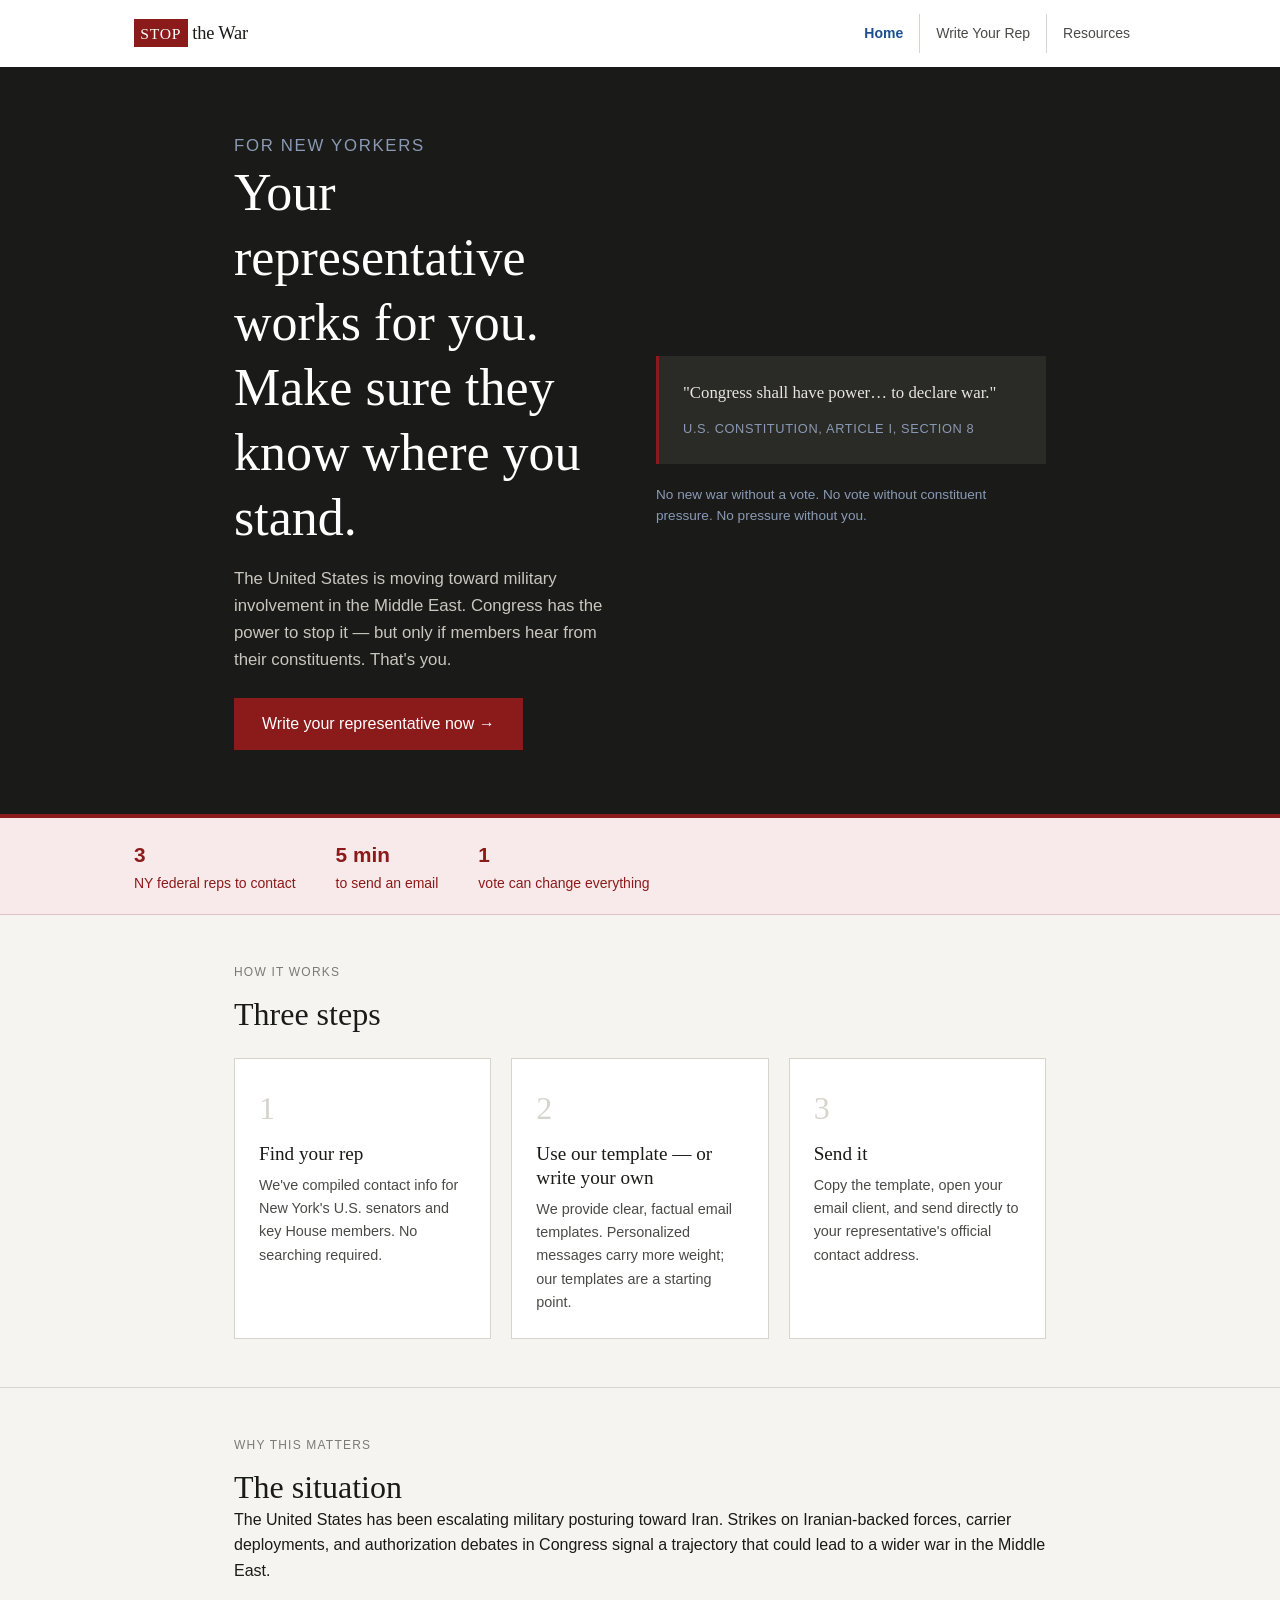
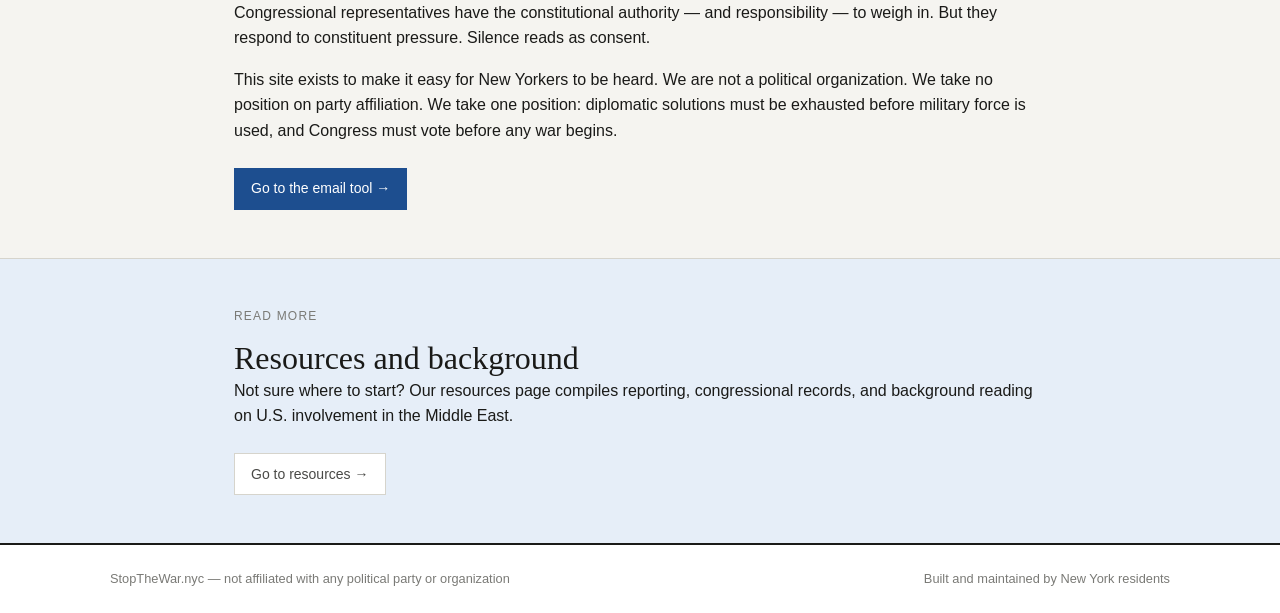
<file: index.html>
<!DOCTYPE html>
<html lang="en">
<head>
  <meta charset="UTF-8">
  <meta name="viewport" content="width=device-width, initial-scale=1.0">
  <title>Write Your Rep — Stop the War</title>
  <meta name="description" content="New Yorkers: contact your federal representatives and demand they oppose U.S. military involvement in the Middle East.">
  <link rel="stylesheet" href="css/style.css">
</head>
<body>

<header>
  <div class="nav-inner">
    <a class="site-logo" href="index.html"><span>Stop</span>the War</a>
    <nav>
      <a href="index.html" class="active">Home</a>
      <a href="email.html">Write Your Rep</a>
      <a href="resources.html">Resources</a>
    </nav>
  </div>
</header>

<main>

  <section class="hero">
    <div class="wrap">
      <div>
        <p class="section-label" style="color:#8a9ab5;">For New Yorkers</p>
        <h1>Your representative works for you. Make sure they know where you stand.</h1>
        <p>The United States is moving toward military involvement in the Middle East. Congress has the power to stop it — but only if members hear from their constituents. That's you.</p>
        <a href="email.html" class="hero-cta">Write your representative now →</a>
      </div>
      <div>
        <div style="background:#2a2a26;border-left:3px solid #8b1a1a;padding:1.5rem;">
          <p style="font-family:Georgia,serif;font-size:1.05rem;color:#e8e6de;line-height:1.6;margin-bottom:0;">"Congress shall have power… to declare war." <span style="display:block;margin-top:0.75rem;font-size:0.8rem;color:#8a9ab5;font-family:sans-serif;letter-spacing:0.05em;text-transform:uppercase;">U.S. Constitution, Article I, Section 8</span></p>
        </div>
        <p style="margin-top:1.25rem;font-size:0.85rem;color:#8a9ab5;">No new war without a vote. No vote without constituent pressure. No pressure without you.</p>
      </div>
    </div>
  </section>

  <div class="stat-strip">
    <div class="wrap--wide">
      <div class="stat-item"><strong>3</strong>NY federal reps to contact</div>
      <div class="stat-item"><strong>5 min</strong>to send an email</div>
      <div class="stat-item"><strong>1</strong>vote can change everything</div>
    </div>
  </div>

  <section class="section">
    <div class="wrap">
      <p class="section-label">How it works</p>
      <h2>Three steps</h2>
      <div class="card-grid">
        <div class="card">
          <p style="font-size:2rem;font-family:Georgia,serif;color:#d6d4cc;margin-bottom:0.5rem;">1</p>
          <h3>Find your rep</h3>
          <p>We've compiled contact info for New York's U.S. senators and key House members. No searching required.</p>
        </div>
        <div class="card">
          <p style="font-size:2rem;font-family:Georgia,serif;color:#d6d4cc;margin-bottom:0.5rem;">2</p>
          <h3>Use our template — or write your own</h3>
          <p>We provide clear, factual email templates. Personalized messages carry more weight; our templates are a starting point.</p>
        </div>
        <div class="card">
          <p style="font-size:2rem;font-family:Georgia,serif;color:#d6d4cc;margin-bottom:0.5rem;">3</p>
          <h3>Send it</h3>
          <p>Copy the template, open your email client, and send directly to your representative's official contact address.</p>
        </div>
      </div>
    </div>
  </section>

  <section class="section">
    <div class="wrap">
      <p class="section-label">Why this matters</p>
      <h2>The situation</h2>
      <p>The United States has been escalating military posturing toward Iran. Strikes on Iranian-backed forces, carrier deployments, and authorization debates in Congress signal a trajectory that could lead to a wider war in the Middle East.</p>
      <p>Congressional representatives have the constitutional authority — and responsibility — to weigh in. But they respond to constituent pressure. Silence reads as consent.</p>
      <p>This site exists to make it easy for New Yorkers to be heard. We are not a political organization. We take no position on party affiliation. We take one position: diplomatic solutions must be exhausted before military force is used, and Congress must vote before any war begins.</p>
      <a href="email.html" class="btn btn--primary" style="display:inline-block;width:auto;margin-top:0.5rem;">Go to the email tool →</a>
    </div>
  </section>

  <section class="section section--accent">
    <div class="wrap">
      <p class="section-label">Read more</p>
      <h2>Resources and background</h2>
      <p>Not sure where to start? Our resources page compiles reporting, congressional records, and background reading on U.S. involvement in the Middle East.</p>
      <a href="resources.html" class="btn btn--outline" style="display:inline-block;width:auto;margin-top:0.5rem;">Go to resources →</a>
    </div>
  </section>

</main>

<footer>
  <div class="footer-inner">
    <span>StopTheWar.nyc — not affiliated with any political party or organization</span>
    <span>Built and maintained by New York residents</span>
  </div>
</footer>

</body>
</html>
</file>
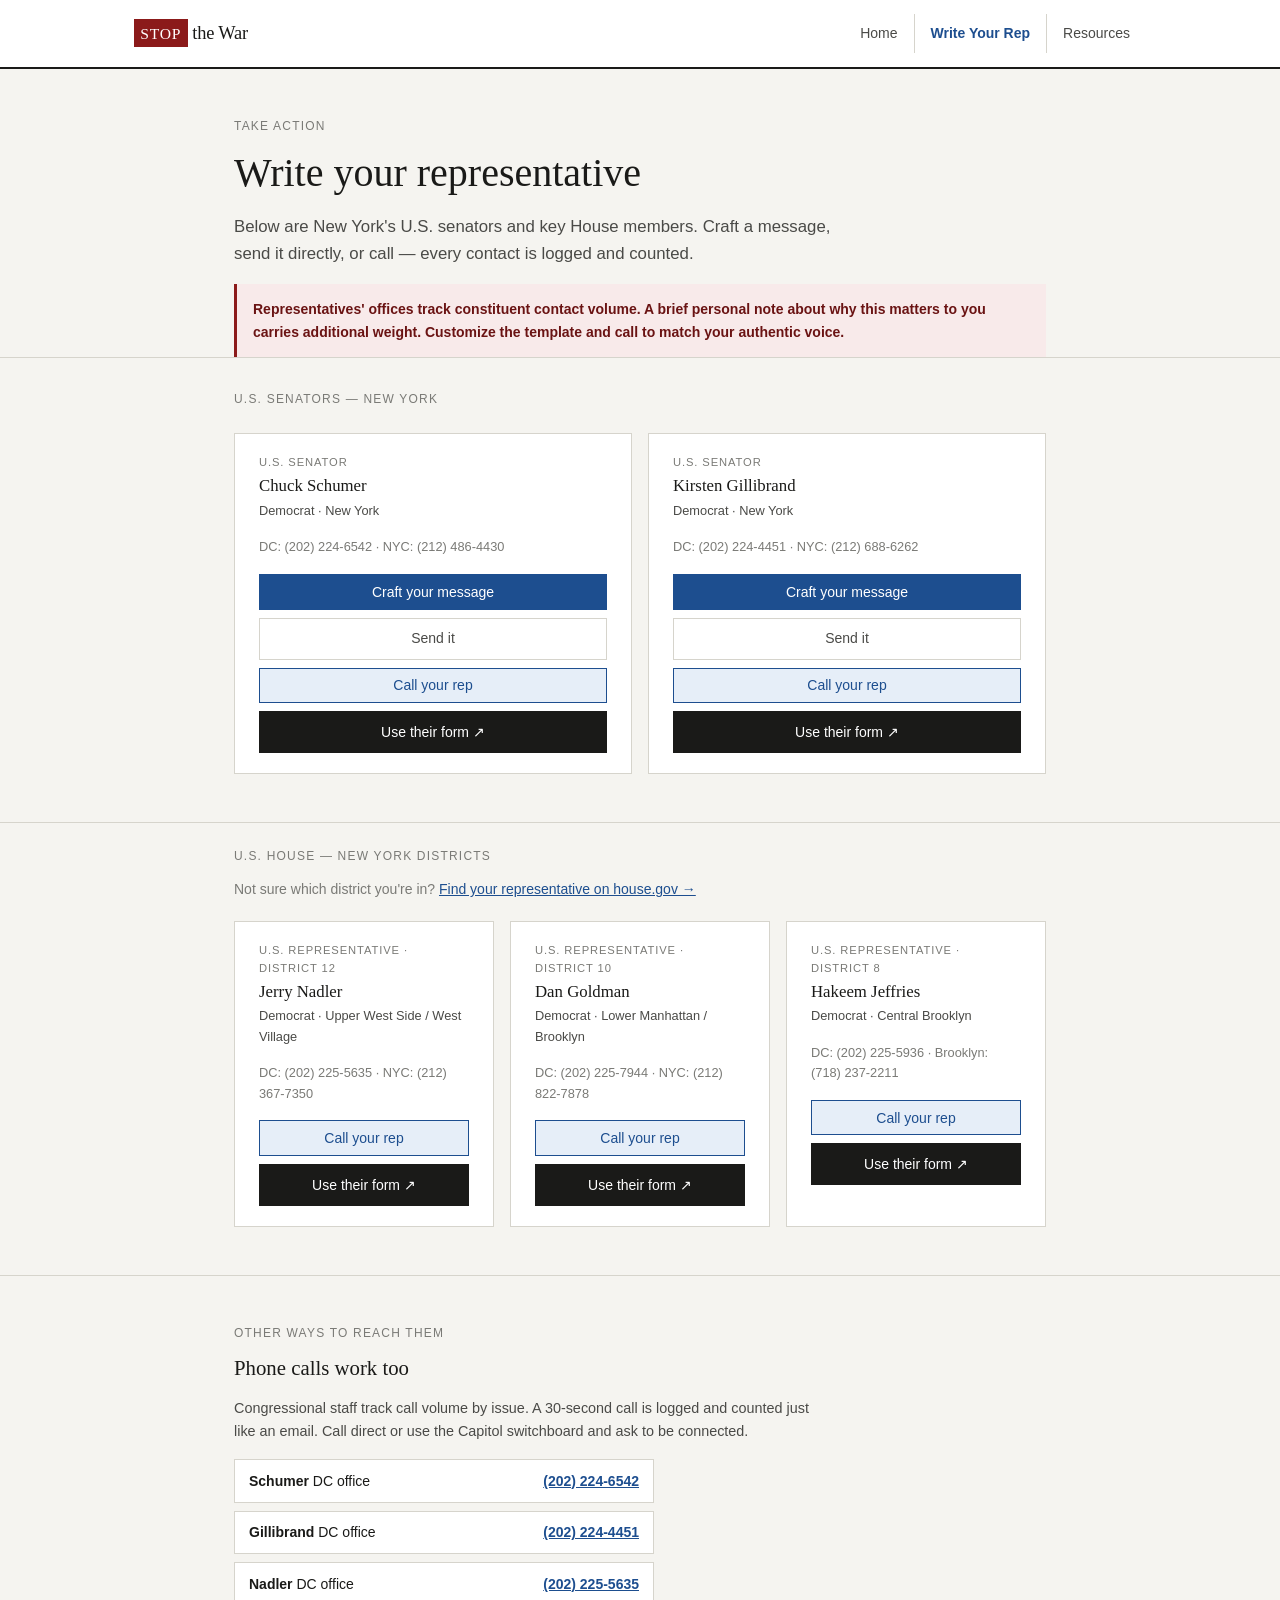
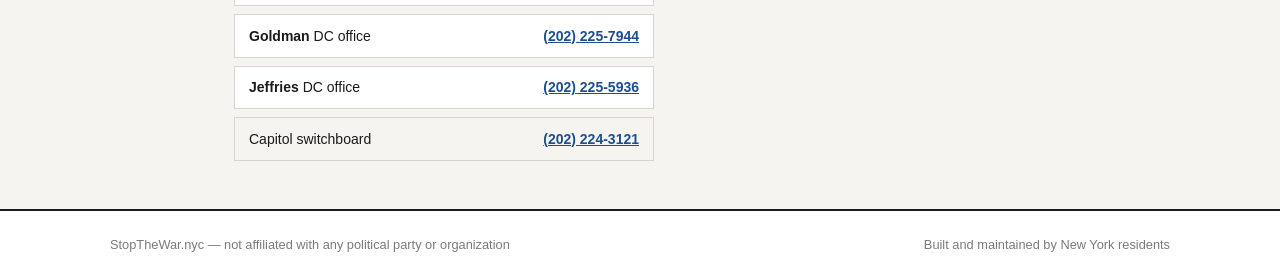
<file: email.html>
<!DOCTYPE html>
<html lang="en">
<head>
  <meta charset="UTF-8">
  <meta name="viewport" content="width=device-width, initial-scale=1.0">
  <title>Write Your Rep — Stop the War</title>
  <meta name="description" content="Contact your New York federal representatives and demand they oppose U.S. military escalation in the Middle East.">
  <link rel="stylesheet" href="css/style.css">
</head>
<body>

<header>
  <div class="nav-inner">
    <a class="site-logo" href="index.html"><span>Stop</span>the War</a>
    <nav>
      <a href="index.html">Home</a>
      <a href="email.html" class="active">Write Your Rep</a>
      <a href="resources.html">Resources</a>
    </nav>
  </div>
</header>

<main>

  <section class="section" style="padding-bottom:0;">
    <div class="wrap">
      <p class="section-label">Take action</p>
      <h1 style="font-size:clamp(1.75rem,4vw,2.5rem);margin-bottom:1rem;">Write your representative</h1>
      <p style="font-size:1.05rem;color:#4a4a47;max-width:600px;">Below are New York's U.S. senators and key House members. Craft a message, send it directly, or call — every contact is logged and counted.</p>
      <div style="background:#f8eaea;border-left:3px solid #8b1a1a;padding:0.875rem 1rem;margin-top:1rem;font-size:0.875rem;color:#6a1313;">
        <strong>Representatives' offices track constituent contact volume. A brief personal note about why this matters to you carries additional weight. Customize the template and call to match your authentic voice.</strong>
      </div>
    </div>
  </section>

  <section class="section" style="padding-top:2rem;">
    <div class="wrap">
      <p class="section-label">U.S. Senators — New York</p>
      <div class="rep-grid">

        <div class="rep-card">
          <p class="rep-card__title">U.S. Senator</p>
          <h3>Chuck Schumer</h3>
          <p class="rep-card__party">Democrat · New York</p>
          <p class="rep-card__phone">DC: (202) 224-6542 · NYC: (212) 486-4430</p>
          <div class="rep-card__actions">
            <button class="btn btn--primary" onclick="openModal('email','senator1')">Craft your message</button>
            <a class="btn btn--outline" data-send-key="senator1" href="#">Send it</a>
            <button class="btn btn--call" onclick="openModal('call','senator1')">Call your rep</button>
            <a class="btn btn--form" href="https://www.schumer.senate.gov/contact/message-chuck" target="_blank" rel="noopener">Use their form</a>
          </div>
        </div>

        <div class="rep-card">
          <p class="rep-card__title">U.S. Senator</p>
          <h3>Kirsten Gillibrand</h3>
          <p class="rep-card__party">Democrat · New York</p>
          <p class="rep-card__phone">DC: (202) 224-4451 · NYC: (212) 688-6262</p>
          <div class="rep-card__actions">
            <button class="btn btn--primary" onclick="openModal('email','senator2')">Craft your message</button>
            <a class="btn btn--outline" data-send-key="senator2" href="#">Send it</a>
            <button class="btn btn--call" onclick="openModal('call','senator2')">Call your rep</button>
            <a class="btn btn--form" href="https://www.gillibrand.senate.gov/contact/email-me/" target="_blank" rel="noopener">Use their form</a>
          </div>
        </div>

      </div>
    </div>
  </section>

  <section class="section" style="padding-top:1.5rem;">
    <div class="wrap">
      <p class="section-label">U.S. House — New York districts</p>
      <p style="font-size:0.875rem;color:#7a7a76;margin-bottom:0;">Not sure which district you're in? <a href="https://www.house.gov/representatives/find-your-representative" target="_blank" rel="noopener">Find your representative on house.gov →</a></p>
      <div class="rep-grid" style="margin-top:1.25rem;">

        <div class="rep-card">
          <p class="rep-card__title">U.S. Representative · District 12</p>
          <h3>Jerry Nadler</h3>
          <p class="rep-card__party">Democrat · Upper West Side / West Village</p>
          <p class="rep-card__phone">DC: (202) 225-5635 · NYC: (212) 367-7350</p>
          <div class="rep-card__actions">
            <!-- TODO: add direct email strategy for House reps -->
            <!-- <button class="btn btn--primary" onclick="openModal('email','nadler')">Craft your message</button> -->
            <button class="btn btn--call" onclick="openModal('call','nadler')">Call your rep</button>
            <a class="btn btn--form" href="https://nadler.house.gov/contact/" target="_blank" rel="noopener">Use their form</a>
          </div>
        </div>

        <div class="rep-card">
          <p class="rep-card__title">U.S. Representative · District 10</p>
          <h3>Dan Goldman</h3>
          <p class="rep-card__party">Democrat · Lower Manhattan / Brooklyn</p>
          <p class="rep-card__phone">DC: (202) 225-7944 · NYC: (212) 822-7878</p>
          <div class="rep-card__actions">
            <!-- TODO: add direct email strategy for House reps -->
            <!-- <button class="btn btn--primary" onclick="openModal('email','goldman')">Craft your message</button> -->
            <button class="btn btn--call" onclick="openModal('call','goldman')">Call your rep</button>
            <a class="btn btn--form" href="https://goldman.house.gov/address_authentication" target="_blank" rel="noopener">Use their form</a>
          </div>
        </div>

        <div class="rep-card">
          <p class="rep-card__title">U.S. Representative · District 8</p>
          <h3>Hakeem Jeffries</h3>
          <p class="rep-card__party">Democrat · Central Brooklyn</p>
          <p class="rep-card__phone">DC: (202) 225-5936 · Brooklyn: (718) 237-2211</p>
          <div class="rep-card__actions">
            <!-- TODO: add direct email strategy for House reps -->
            <!-- <button class="btn btn--primary" onclick="openModal('email','jeffries')">Craft your message</button> -->
            <button class="btn btn--call" onclick="openModal('call','jeffries')">Call your rep</button>
            <a class="btn btn--form" href="https://jeffriesforms.house.gov/contact/" target="_blank" rel="noopener">Use their form</a>
          </div>
        </div>

      </div>
    </div>
  </section>

  <section class="section" style="background:#f5f4f0;border-top:1px solid #d6d4cc;">
    <div class="wrap">
      <p class="section-label">Other ways to reach them</p>
      <h2 style="font-size:1.3rem;margin-bottom:1rem;">Phone calls work too</h2>
      <p style="font-size:0.9rem;color:#4a4a47;max-width:580px;">Congressional staff track call volume by issue. A 30-second call is logged and counted just like an email. Call direct or use the Capitol switchboard and ask to be connected.</p>
      <div style="margin-top:1rem;display:flex;flex-direction:column;gap:0.5rem;max-width:420px;">
        <div style="display:flex;justify-content:space-between;align-items:center;padding:0.6rem 0.875rem;background:#fff;border:1px solid #d6d4cc;font-size:0.875rem;">
          <span><strong>Schumer</strong> DC office</span>
          <a href="tel:+12022246542" style="color:#1d4e8f;font-weight:bold;">(202) 224-6542</a>
        </div>
        <div style="display:flex;justify-content:space-between;align-items:center;padding:0.6rem 0.875rem;background:#fff;border:1px solid #d6d4cc;font-size:0.875rem;">
          <span><strong>Gillibrand</strong> DC office</span>
          <a href="tel:+12022244451" style="color:#1d4e8f;font-weight:bold;">(202) 224-4451</a>
        </div>
        <div style="display:flex;justify-content:space-between;align-items:center;padding:0.6rem 0.875rem;background:#fff;border:1px solid #d6d4cc;font-size:0.875rem;">
          <span><strong>Nadler</strong> DC office</span>
          <a href="tel:+12022255635" style="color:#1d4e8f;font-weight:bold;">(202) 225-5635</a>
        </div>
        <div style="display:flex;justify-content:space-between;align-items:center;padding:0.6rem 0.875rem;background:#fff;border:1px solid #d6d4cc;font-size:0.875rem;">
          <span><strong>Goldman</strong> DC office</span>
          <a href="tel:+12022257944" style="color:#1d4e8f;font-weight:bold;">(202) 225-7944</a>
        </div>
        <div style="display:flex;justify-content:space-between;align-items:center;padding:0.6rem 0.875rem;background:#fff;border:1px solid #d6d4cc;font-size:0.875rem;">
          <span><strong>Jeffries</strong> DC office</span>
          <a href="tel:+12022255936" style="color:#1d4e8f;font-weight:bold;">(202) 225-5936</a>
        </div>
        <div style="display:flex;justify-content:space-between;align-items:center;padding:0.6rem 0.875rem;background:#f5f4f0;border:1px solid #d6d4cc;font-size:0.875rem;">
          <span>Capitol switchboard</span>
          <a href="tel:+12022243121" style="color:#1d4e8f;font-weight:bold;">(202) 224-3121</a>
        </div>
      </div>
    </div>
  </section>

</main>

<!-- ── Shared modal ────────────────────────────────────────────── -->
<div class="modal-backdrop" id="modal" role="dialog" aria-modal="true" aria-labelledby="modal-title">
  <div class="modal">
    <button class="modal__close" onclick="closeModal()" aria-label="Close">×</button>
    <p class="section-label" id="modal-label"></p>
    <h2 id="modal-title"></h2>
    <p style="font-size:0.8rem;color:#7a7a76;margin-bottom:1rem;" id="modal-hint"></p>
    <div class="template-body" id="modal-body"></div>
    <div style="display:flex;gap:0.75rem;flex-wrap:wrap;align-items:center;">
      <button class="copy-btn" onclick="copyModal()">Copy to clipboard</button>
      <span id="copy-confirm" style="font-size:0.8rem;color:#1d4e8f;opacity:0;transition:opacity 0.3s;">Copied!</span>
      <span id="modal-phone-link" style="margin-left:auto;"></span>
    </div>
    <p style="font-size:0.8rem;color:#7a7a76;margin-top:1rem;margin-bottom:0;" id="modal-footer"></p>
  </div>
</div>

<footer>
  <div class="footer-inner">
    <span>StopTheWar.nyc — not affiliated with any political party or organization</span>
    <span>Built and maintained by New York residents</span>
  </div>
</footer>

<script src="js/reps.js"></script>
<script src="js/email.js"></script>

</body>
</html>
</file>
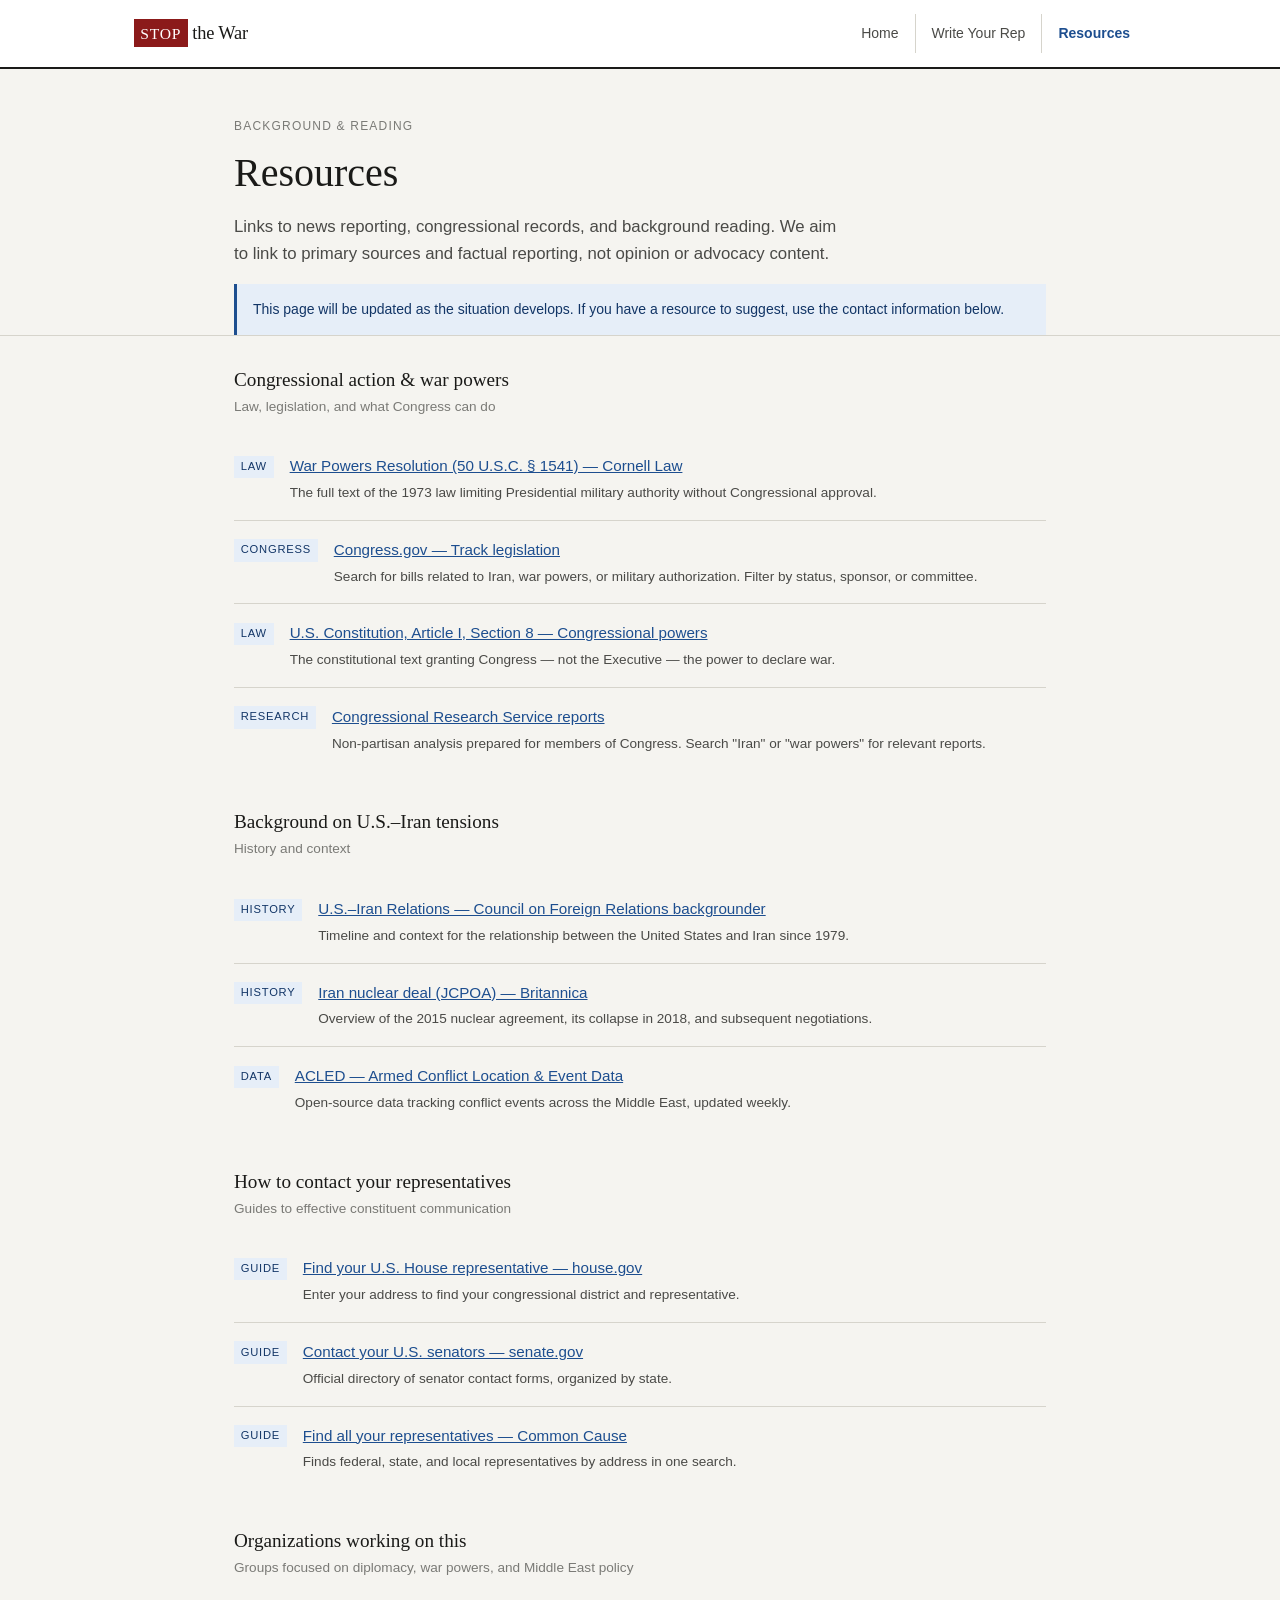
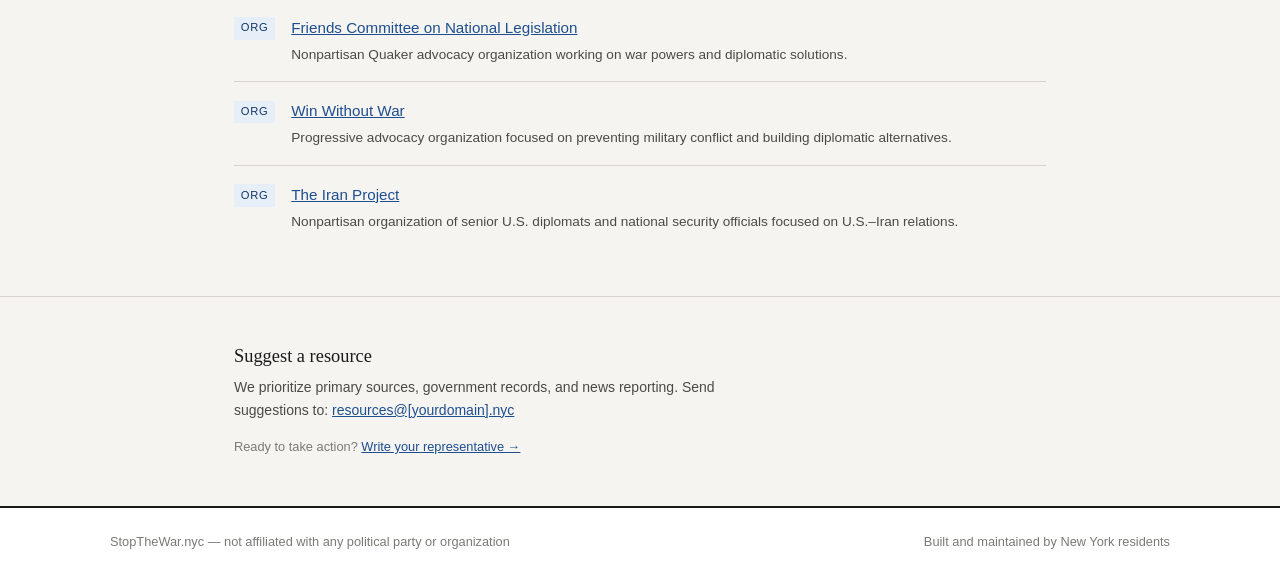
<file: resources.html>
<!DOCTYPE html>
<html lang="en">
<head>
  <meta charset="UTF-8">
  <meta name="viewport" content="width=device-width, initial-scale=1.0">
  <title>Resources — Stop the War</title>
  <meta name="description" content="Background reading, reporting, and congressional records on U.S. military involvement in the Middle East.">
  <link rel="stylesheet" href="css/style.css">
</head>
<body>

<header>
  <div class="nav-inner">
    <a class="site-logo" href="index.html"><span>Stop</span>the War</a>
    <nav>
      <a href="index.html">Home</a>
      <a href="email.html">Write Your Rep</a>
      <a href="resources.html" class="active">Resources</a>
    </nav>
  </div>
</header>

<main>

  <section class="section" style="padding-bottom:0;">
    <div class="wrap">
      <p class="section-label">Background &amp; reading</p>
      <h1 style="font-size:clamp(1.75rem,4vw,2.5rem);margin-bottom:1rem;">Resources</h1>
      <p style="font-size:1.05rem;color:#4a4a47;max-width:620px;">Links to news reporting, congressional records, and background reading. We aim to link to primary sources and factual reporting, not opinion or advocacy content.</p>
      <div style="background:#e6eef8;border-left:3px solid #1d4e8f;padding:0.875rem 1rem;margin-top:1rem;font-size:0.875rem;color:#123566;">
        This page will be updated as the situation develops. If you have a resource to suggest, use the contact information below.
      </div>
    </div>
  </section>

  <section class="section" style="padding-top:2rem;">
    <div class="wrap">

      <h2 style="font-size:1.2rem;margin-bottom:0.25rem;">Congressional action &amp; war powers</h2>
      <p style="font-size:0.85rem;color:#7a7a76;margin-bottom:0;">Law, legislation, and what Congress can do</p>
      <ul class="resource-list">
        <li>
          <span class="resource-tag">Law</span>
          <div>
            <a href="https://www.law.cornell.edu/uscode/text/50/1541" target="_blank" rel="noopener">War Powers Resolution (50 U.S.C. § 1541) — Cornell Law</a>
            <p>The full text of the 1973 law limiting Presidential military authority without Congressional approval.</p>
          </div>
        </li>
        <li>
          <span class="resource-tag">Congress</span>
          <div>
            <a href="https://www.congress.gov" target="_blank" rel="noopener">Congress.gov — Track legislation</a>
            <p>Search for bills related to Iran, war powers, or military authorization. Filter by status, sponsor, or committee.</p>
          </div>
        </li>
        <li>
          <span class="resource-tag">Law</span>
          <div>
            <a href="https://constitution.congress.gov/browse/article-1/section-8/" target="_blank" rel="noopener">U.S. Constitution, Article I, Section 8 — Congressional powers</a>
            <p>The constitutional text granting Congress — not the Executive — the power to declare war.</p>
          </div>
        </li>
        <li>
          <span class="resource-tag">Research</span>
          <div>
            <a href="https://crsreports.congress.gov" target="_blank" rel="noopener">Congressional Research Service reports</a>
            <p>Non-partisan analysis prepared for members of Congress. Search "Iran" or "war powers" for relevant reports.</p>
          </div>
        </li>
      </ul>

      <h2 style="font-size:1.2rem;margin-bottom:0.25rem;margin-top:2.5rem;">Background on U.S.–Iran tensions</h2>
      <p style="font-size:0.85rem;color:#7a7a76;margin-bottom:0;">History and context</p>
      <ul class="resource-list">
        <li>
          <span class="resource-tag">History</span>
          <div>
            <a href="https://www.cfr.org/backgrounder/us-iran-tensions" target="_blank" rel="noopener">U.S.–Iran Relations — Council on Foreign Relations backgrounder</a>
            <p>Timeline and context for the relationship between the United States and Iran since 1979.</p>
          </div>
        </li>
        <li>
          <span class="resource-tag">History</span>
          <div>
            <a href="https://www.britannica.com/topic/Iran-nuclear-deal" target="_blank" rel="noopener">Iran nuclear deal (JCPOA) — Britannica</a>
            <p>Overview of the 2015 nuclear agreement, its collapse in 2018, and subsequent negotiations.</p>
          </div>
        </li>
        <li>
          <span class="resource-tag">Data</span>
          <div>
            <a href="https://acleddata.com" target="_blank" rel="noopener">ACLED — Armed Conflict Location &amp; Event Data</a>
            <p>Open-source data tracking conflict events across the Middle East, updated weekly.</p>
          </div>
        </li>
      </ul>

      <h2 style="font-size:1.2rem;margin-bottom:0.25rem;margin-top:2.5rem;">How to contact your representatives</h2>
      <p style="font-size:0.85rem;color:#7a7a76;margin-bottom:0;">Guides to effective constituent communication</p>
      <ul class="resource-list">
        <li>
          <span class="resource-tag">Guide</span>
          <div>
            <a href="https://www.house.gov/representatives/find-your-representative" target="_blank" rel="noopener">Find your U.S. House representative — house.gov</a>
            <p>Enter your address to find your congressional district and representative.</p>
          </div>
        </li>
        <li>
          <span class="resource-tag">Guide</span>
          <div>
            <a href="https://www.senate.gov/senators/senators-contact.htm" target="_blank" rel="noopener">Contact your U.S. senators — senate.gov</a>
            <p>Official directory of senator contact forms, organized by state.</p>
          </div>
        </li>
        <li>
          <span class="resource-tag">Guide</span>
          <div>
            <a href="https://www.commoncause.org/find-your-representative/" target="_blank" rel="noopener">Find all your representatives — Common Cause</a>
            <p>Finds federal, state, and local representatives by address in one search.</p>
          </div>
        </li>
      </ul>

      <h2 style="font-size:1.2rem;margin-bottom:0.25rem;margin-top:2.5rem;">Organizations working on this</h2>
      <p style="font-size:0.85rem;color:#7a7a76;margin-bottom:0;">Groups focused on diplomacy, war powers, and Middle East policy</p>
      <ul class="resource-list">
        <li>
          <span class="resource-tag">Org</span>
          <div>
            <a href="https://www.fcnl.org" target="_blank" rel="noopener">Friends Committee on National Legislation</a>
            <p>Nonpartisan Quaker advocacy organization working on war powers and diplomatic solutions.</p>
          </div>
        </li>
        <li>
          <span class="resource-tag">Org</span>
          <div>
            <a href="https://www.winwithoutwar.org" target="_blank" rel="noopener">Win Without War</a>
            <p>Progressive advocacy organization focused on preventing military conflict and building diplomatic alternatives.</p>
          </div>
        </li>
        <li>
          <span class="resource-tag">Org</span>
          <div>
            <a href="https://iranproject.org" target="_blank" rel="noopener">The Iran Project</a>
            <p>Nonpartisan organization of senior U.S. diplomats and national security officials focused on U.S.–Iran relations.</p>
          </div>
        </li>
      </ul>

    </div>
  </section>

  <section class="section" style="background:#f5f4f0;border-top:1px solid #d6d4cc;">
    <div class="wrap">
      <h2 style="font-size:1.15rem;margin-bottom:0.5rem;">Suggest a resource</h2>
      <p style="font-size:0.875rem;color:#4a4a47;max-width:520px;">We prioritize primary sources, government records, and news reporting. Send suggestions to: <a href="mailto:resources@stopthewar.nyc">resources@[yourdomain].nyc</a></p>
      <p style="font-size:0.8rem;color:#7a7a76;margin-top:1rem;margin-bottom:0;">Ready to take action? <a href="email.html">Write your representative →</a></p>
    </div>
  </section>

</main>

<footer>
  <div class="footer-inner">
    <span>StopTheWar.nyc — not affiliated with any political party or organization</span>
    <span>Built and maintained by New York residents</span>
  </div>
</footer>

</body>
</html>
</file>
<file: css/style.css>
/* ── Reset & base ─────────────────────────────────────────────── */
*, *::before, *::after { box-sizing: border-box; margin: 0; padding: 0; }

:root {
  --ink:       #1a1a18;
  --ink-mid:   #4a4a47;
  --ink-light: #7a7a76;
  --rule:      #d6d4cc;
  --bg:        #f5f4f0;
  --white:     #ffffff;
  --accent:    #1d4e8f;
  --accent-dk: #123566;
  --accent-lt: #e6eef8;
  --warn:      #8b1a1a;
  --warn-lt:   #f8eaea;
  --serif:     'Georgia', 'Times New Roman', serif;
  --sans:      'Helvetica Neue', Helvetica, Arial, sans-serif;
}

html { font-size: 16px; scroll-behavior: smooth; }

body {
  font-family: var(--sans);
  background: var(--bg);
  color: var(--ink);
  line-height: 1.6;
  min-height: 100vh;
  display: flex;
  flex-direction: column;
}

/* ── Typography ───────────────────────────────────────────────── */
h1, h2, h3, h4 { font-family: var(--serif); font-weight: normal; line-height: 1.25; }
h1 { font-size: clamp(2rem, 5vw, 3.25rem); }
h2 { font-size: clamp(1.4rem, 3vw, 2rem); }
h3 { font-size: 1.2rem; }
p  { margin-bottom: 1rem; }
a  { color: var(--accent); }
a:hover { color: var(--accent-dk); }

/* ── Layout ───────────────────────────────────────────────────── */
.wrap { max-width: 860px; margin: 0 auto; padding: 0 1.5rem; }
.wrap--wide { max-width: 1060px; margin: 0 auto; padding: 0 1.5rem; }
main { flex: 1; }

/* ── Header / nav ─────────────────────────────────────────────── */
header {
  background: var(--white);
  border-bottom: 2px solid var(--ink);
  position: sticky;
  top: 0;
  z-index: 100;
}

.nav-inner {
  display: flex;
  align-items: center;
  justify-content: space-between;
  padding: 0.9rem 1.5rem;
  max-width: 1060px;
  margin: 0 auto;
}

.site-logo {
  font-family: var(--serif);
  font-size: 1.15rem;
  font-weight: normal;
  color: var(--ink);
  text-decoration: none;
  letter-spacing: -0.01em;
}

.site-logo span {
  display: inline-block;
  background: var(--warn);
  color: var(--white);
  padding: 0.1em 0.4em;
  margin-right: 0.3em;
  font-size: 0.85em;
  letter-spacing: 0.05em;
  text-transform: uppercase;
}

nav { display: flex; gap: 0; }

nav a {
  font-size: 0.875rem;
  font-weight: normal;
  color: var(--ink-mid);
  text-decoration: none;
  padding: 0.5rem 1rem;
  border-left: 1px solid var(--rule);
  transition: background 0.15s, color 0.15s;
}

nav a:first-child { border-left: none; }
nav a:hover { background: var(--bg); color: var(--ink); }
nav a.active { color: var(--accent); font-weight: bold; }

/* ── Hero ─────────────────────────────────────────────────────── */
.hero {
  background: var(--ink);
  color: var(--white);
  padding: 4rem 1.5rem;
  border-bottom: 4px solid var(--warn);
}

.hero .wrap { display: grid; grid-template-columns: 1fr; gap: 2rem; }

@media (min-width: 640px) {
  .hero .wrap { grid-template-columns: 1fr 1fr; align-items: center; }
}

.hero h1 { color: var(--white); margin-bottom: 1rem; }
.hero p { color: #c8c6be; font-size: 1.05rem; margin-bottom: 0; }

.hero-cta {
  display: inline-block;
  background: var(--warn);
  color: var(--white);
  padding: 0.85rem 1.75rem;
  font-size: 1rem;
  text-decoration: none;
  font-family: var(--sans);
  margin-top: 1.5rem;
  transition: background 0.15s;
}
.hero-cta:hover { background: #6e1414; color: var(--white); }

/* ── Stat strip ───────────────────────────────────────────────── */
.stat-strip {
  background: var(--warn-lt);
  border-bottom: 1px solid #e0c4c4;
  padding: 1.25rem 1.5rem;
}

.stat-strip .wrap--wide {
  display: flex;
  gap: 2.5rem;
  flex-wrap: wrap;
  align-items: center;
}

.stat-item { font-size: 0.875rem; color: var(--warn); }
.stat-item strong { font-size: 1.3rem; display: block; color: var(--warn); }

/* ── Section ──────────────────────────────────────────────────── */
.section { padding: 3rem 0; }
.section + .section { border-top: 1px solid var(--rule); }
.section--accent { background: var(--accent-lt); }

.section-label {
  font-family: var(--sans);
  font-size: 0.75rem;
  letter-spacing: 0.1em;
  text-transform: uppercase;
  color: var(--ink-light);
  margin-bottom: 0.75rem;
}

/* ── Cards ────────────────────────────────────────────────────── */
.card-grid {
  display: grid;
  grid-template-columns: repeat(auto-fit, minmax(220px, 1fr));
  gap: 1.25rem;
  margin-top: 1.5rem;
}

.card {
  background: var(--white);
  border: 1px solid var(--rule);
  padding: 1.5rem;
}

.card h3 { margin-bottom: 0.5rem; }
.card p { font-size: 0.9rem; color: var(--ink-mid); margin-bottom: 0; }

/* ── Rep grid (email page) ────────────────────────────────────── */
.rep-grid {
  display: grid;
  grid-template-columns: repeat(auto-fit, minmax(260px, 1fr));
  gap: 1rem;
  margin-top: 1.5rem;
}

.rep-card {
  background: var(--white);
  border: 1px solid var(--rule);
  padding: 1.25rem 1.5rem;
}

.rep-card__title {
  font-size: 0.7rem;
  text-transform: uppercase;
  letter-spacing: 0.08em;
  color: var(--ink-light);
  margin-bottom: 0.25rem;
}

.rep-card h3 { font-size: 1.05rem; margin-bottom: 0.25rem; }
.rep-card__party {
  font-size: 0.8rem;
  color: var(--ink-mid);
  margin-bottom: 1rem;
}

.rep-card__actions { display: flex; flex-direction: column; gap: 0.5rem; }

.btn {
  display: inline-block;
  padding: 0.55rem 1rem;
  font-size: 0.875rem;
  text-decoration: none;
  cursor: pointer;
  border: 1px solid;
  font-family: var(--sans);
  text-align: center;
  transition: background 0.15s, color 0.15s;
  background: none;
  width: 100%;
}

.btn--primary {
  background: var(--accent);
  border-color: var(--accent);
  color: var(--white);
}
.btn--primary:hover { background: var(--accent-dk); border-color: var(--accent-dk); color: var(--white); }

.btn--outline {
  border-color: var(--rule);
  color: var(--ink-mid);
  background: var(--white);
}
.btn--outline:hover { border-color: var(--ink-mid); color: var(--ink); }

.btn--call {
  border-color: var(--accent);
  background: var(--accent-lt);
  color: var(--accent);
}
.btn--call:hover { background: #c8d9f0; }

.btn--form {
  background: var(--ink);
  border-color: var(--ink);
  color: var(--white);
}
.btn--form::after { content: ' ↗'; font-style: normal; }
.btn--form:hover { background: var(--ink-mid); border-color: var(--ink-mid); color: var(--white); }

/* ── Template modal ───────────────────────────────────────────── */
.modal-backdrop {
  display: none;
  position: fixed;
  inset: 0;
  background: rgba(0,0,0,0.55);
  z-index: 200;
  align-items: center;
  justify-content: center;
  padding: 1rem;
}
.modal-backdrop.open { display: flex; }

.modal {
  background: var(--white);
  width: 100%;
  max-width: 640px;
  max-height: 90vh;
  overflow-y: auto;
  padding: 2rem;
  position: relative;
}

.modal h2 { margin-bottom: 1rem; font-size: 1.3rem; }

.modal__close {
  position: absolute;
  top: 1rem;
  right: 1rem;
  background: none;
  border: none;
  font-size: 1.4rem;
  cursor: pointer;
  color: var(--ink-mid);
  line-height: 1;
}

.template-body {
  background: var(--bg);
  border: 1px solid var(--rule);
  padding: 1.25rem;
  font-size: 0.875rem;
  line-height: 1.7;
  white-space: pre-wrap;
  font-family: var(--sans);
  margin-bottom: 1rem;
}

.copy-btn {
  background: var(--accent);
  color: var(--white);
  border: none;
  padding: 0.6rem 1.25rem;
  font-size: 0.875rem;
  cursor: pointer;
  font-family: var(--sans);
  transition: background 0.15s;
}
.copy-btn:hover { background: var(--accent-dk); }

/* ── Resources page ───────────────────────────────────────────── */
.resource-list { list-style: none; margin-top: 1.25rem; }
.resource-list li {
  padding: 1rem 0;
  border-bottom: 1px solid var(--rule);
  display: flex;
  gap: 1rem;
  align-items: flex-start;
}
.resource-list li:last-child { border-bottom: none; }
.resource-tag {
  flex-shrink: 0;
  font-size: 0.7rem;
  text-transform: uppercase;
  letter-spacing: 0.07em;
  padding: 0.2em 0.6em;
  background: var(--accent-lt);
  color: var(--accent-dk);
  margin-top: 0.15rem;
}
.resource-list a { font-size: 0.95rem; }
.resource-list p { font-size: 0.85rem; color: var(--ink-mid); margin-top: 0.2rem; margin-bottom: 0; }

/* ── Footer ───────────────────────────────────────────────────── */
footer {
  border-top: 2px solid var(--ink);
  background: var(--white);
  padding: 1.5rem;
  font-size: 0.8rem;
  color: var(--ink-light);
}

.footer-inner {
  max-width: 1060px;
  margin: 0 auto;
  display: flex;
  justify-content: space-between;
  align-items: center;
  flex-wrap: wrap;
  gap: 0.5rem;
}

/* ── Utility ──────────────────────────────────────────────────── */
.text-warn { color: var(--warn); }
.mt-1 { margin-top: 1rem; }
.mt-2 { margin-top: 2rem; }
.mb-0 { margin-bottom: 0; }
.sr-only { position: absolute; width: 1px; height: 1px; padding: 0; margin: -1px; overflow: hidden; clip: rect(0,0,0,0); border: 0; }

/* Added for email.html rep cards */
.rep-card__phone {
  font-size: 0.8rem;
  color: var(--ink-light);
  margin-bottom: 1rem;
}
</file>
